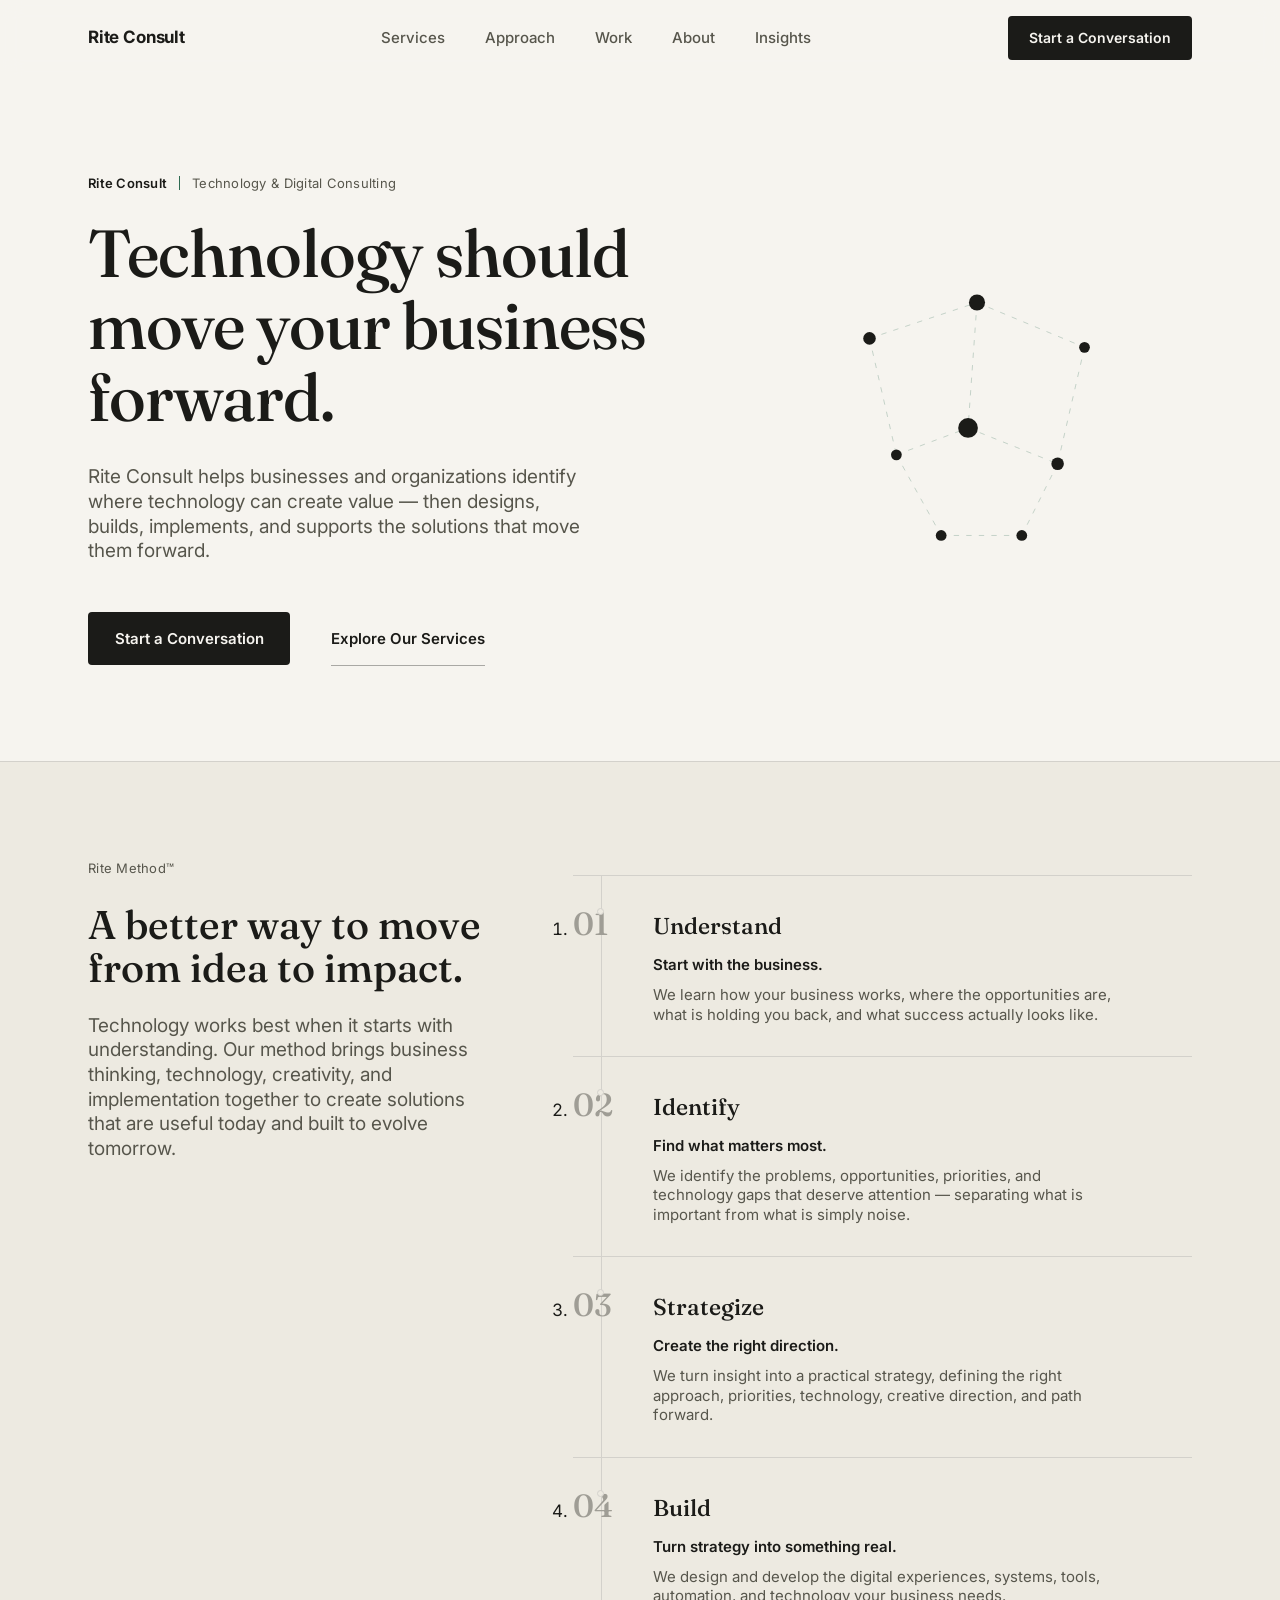
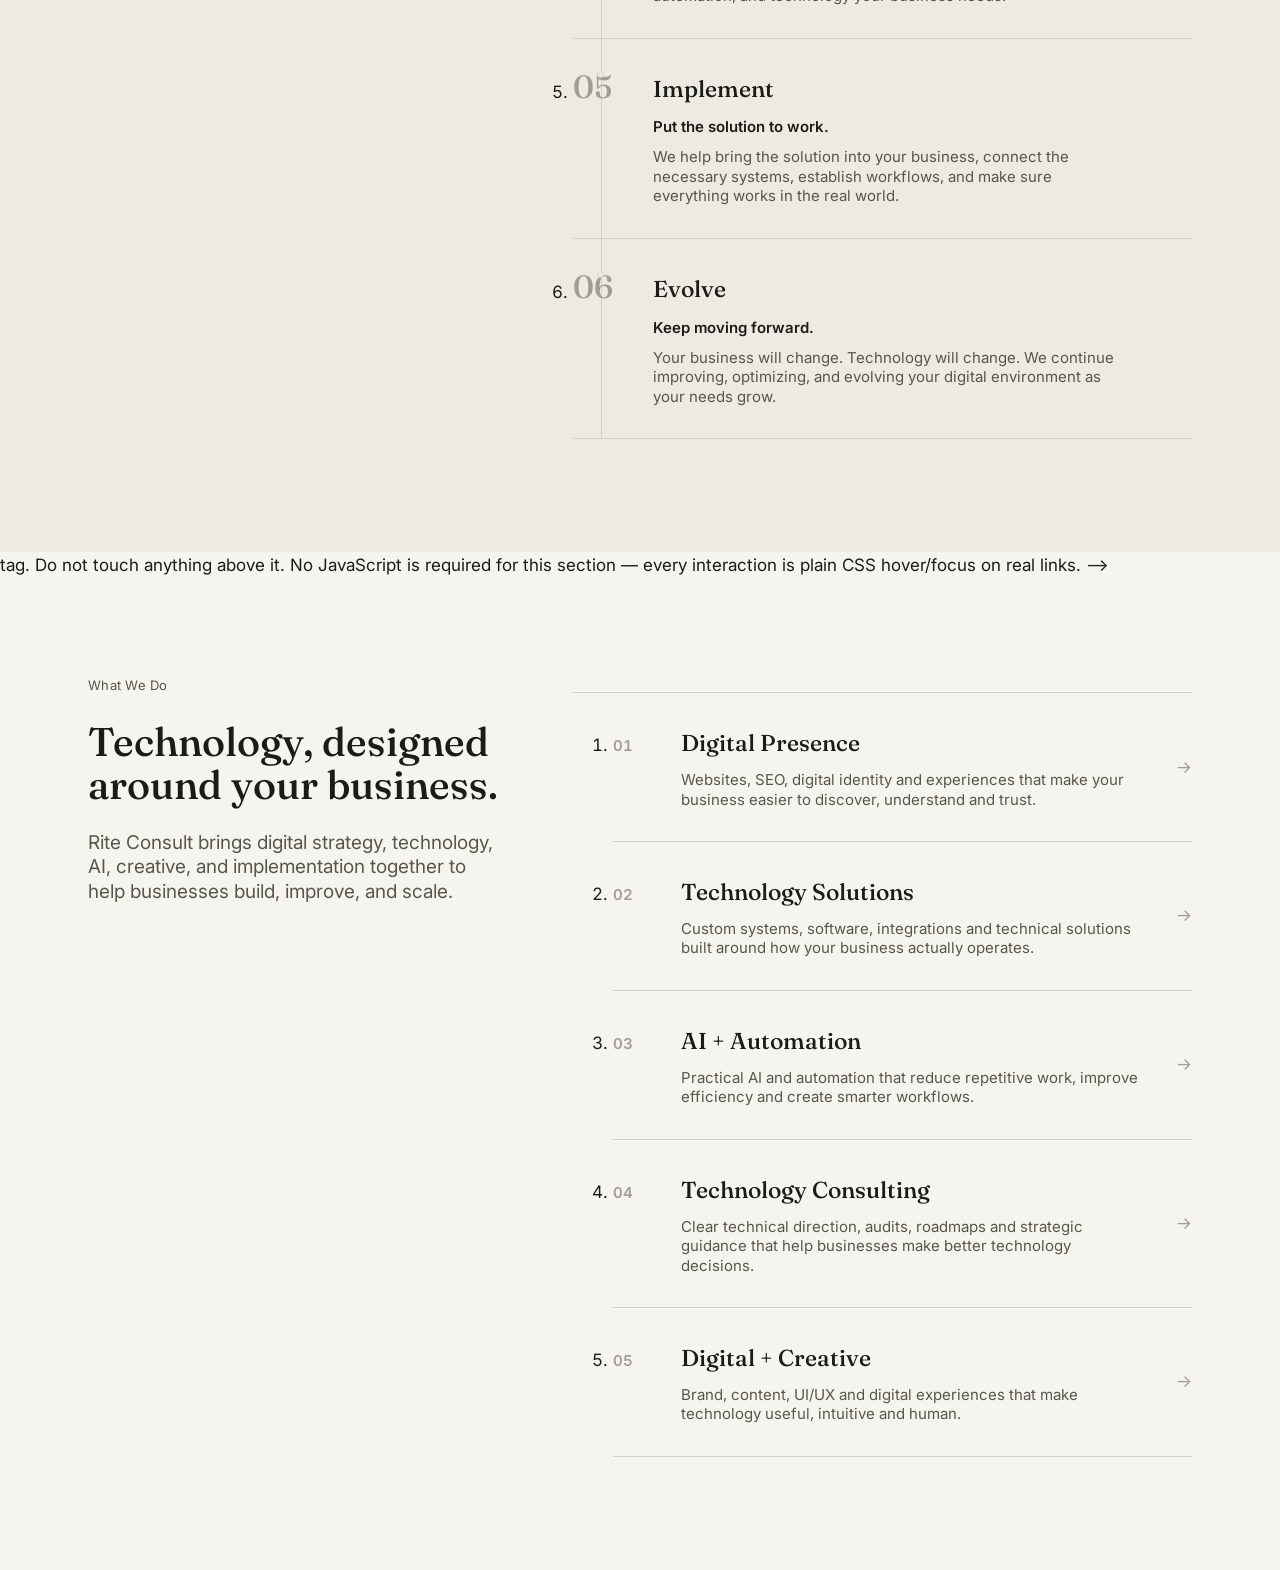
<file: index.html>
<!DOCTYPE html>
<html lang="en">
<head>
  <meta charset="UTF-8">
  <meta name="viewport" content="width=device-width, initial-scale=1.0">
  <title>Rite Consult — Technology & Digital Consulting</title>
  <meta name="description" content="Rite Consult helps businesses and organizations identify where technology can create value — then designs, builds, implements, and supports the solutions that move them forward.">
  <link rel="canonical" href="https://www.riteconsult.com/">

  <!-- Open Graph -->
  <meta property="og:type" content="website">
  <meta property="og:site_name" content="Rite Consult">
  <meta property="og:title" content="Rite Consult — Technology & Digital Consulting">
  <meta property="og:description" content="Your business first. Technology second. Results always.">
  <meta property="og:url" content="https://www.riteconsult.com/">

  <!-- Twitter / X -->
  <meta name="twitter:card" content="summary_large_image">
  <meta name="twitter:title" content="Rite Consult — Technology & Digital Consulting">
  <meta name="twitter:description" content="Your business first. Technology second. Results always.">

  <!-- Fonts: Fraunces (editorial display) + Inter (body/UI), per project design system -->
  <link rel="preconnect" href="https://fonts.googleapis.com">
  <link rel="preconnect" href="https://fonts.gstatic.com" crossorigin>
  <link href="https://fonts.googleapis.com/css2?family=Fraunces:opsz,wght@9..144,400;9..144,500;9..144,600&family=Inter:wght@400;500;600;700&display=swap" rel="stylesheet">

  <link rel="stylesheet" href="style.css">
  <link rel="stylesheet" href="section-03.css">
<link rel="stylesheet" href="section-04.css">
</head>
<body>

  <a class="skip-link" href="#main">Skip to content</a>

  <header class="site-header" id="site-header">
    <div class="site-header__inner container">

      <a class="logo" href="#top">Rite Consult</a>

      <nav class="nav" aria-label="Primary">
        <ul class="nav__list">
          <li><a href="#services">Services</a></li>
          <li><a href="#approach">Approach</a></li>
          <li><a href="#work">Work</a></li>
          <li><a href="#about">About</a></li>
          <li><a href="#insights">Insights</a></li>
        </ul>
      </nav>

      <div class="site-header__actions">
        <a class="button button--primary button--sm nav-cta" href="#contact">Start a Conversation</a>

        <button
          type="button"
          class="menu-toggle"
          id="menu-toggle"
          aria-expanded="false"
          aria-controls="mobile-menu"
          aria-label="Open menu"
        >
          <span class="menu-toggle__bar"></span>
          <span class="menu-toggle__bar"></span>
          <span class="menu-toggle__bar"></span>
        </button>
      </div>

    </div>
  </header>

  <div class="mobile-menu" id="mobile-menu" aria-hidden="true">
    <nav aria-label="Mobile">
      <ul class="mobile-menu__list">
        <li><a href="#services">Services</a></li>
        <li><a href="#approach">Approach</a></li>
        <li><a href="#work">Work</a></li>
        <li><a href="#about">About</a></li>
        <li><a href="#insights">Insights</a></li>
        <li class="mobile-menu__cta"><a class="button button--primary" href="#contact">Start a Conversation</a></li>
      </ul>
    </nav>
  </div>

  <main id="main">

    <section class="hero" id="top">
      <div class="hero__inner container">

        <div class="hero__content">
          <p class="eyebrow">
            <span class="eyebrow__brand">Rite Consult</span>
            <span class="eyebrow__divider" aria-hidden="true"></span>
            <span class="eyebrow__category">Technology &amp; Digital Consulting</span>
          </p>

          <h1 class="hero__headline">Technology should move your business forward.</h1>

          <p class="hero__lede">
            Rite Consult helps businesses and organizations identify where technology can create value —
            then designs, builds, implements, and supports the solutions that move them forward.
          </p>

          <div class="hero__actions">
            <a class="button button--primary" href="#contact">Start a Conversation</a>
            <a class="button button--secondary" href="#services">Explore Our Services</a>
          </div>
        </div>

        <div class="hero__visual" aria-hidden="true">
          <svg class="ecosystem" viewBox="0 0 480 480" xmlns="http://www.w3.org/2000/svg">

            <!-- connecting lines -->
            <g class="ecosystem__lines" fill="none" stroke="var(--color-accent)" stroke-width="1">
              <path class="ecosystem__line" d="M120,150 L240,110" style="--flow-delay:0s" />
              <path class="ecosystem__line" d="M240,110 L360,160" style="--flow-delay:.6s" />
              <path class="ecosystem__line" d="M120,150 L150,280" style="--flow-delay:1.1s" />
              <path class="ecosystem__line" d="M240,110 L230,250" style="--flow-delay:.3s" />
              <path class="ecosystem__line" d="M360,160 L330,290" style="--flow-delay:1.4s" />
              <path class="ecosystem__line" d="M150,280 L230,250" style="--flow-delay:.9s" />
              <path class="ecosystem__line" d="M230,250 L330,290" style="--flow-delay:.2s" />
              <path class="ecosystem__line" d="M150,280 L200,370" style="--flow-delay:1.6s" />
              <path class="ecosystem__line" d="M330,290 L290,370" style="--flow-delay:.5s" />
              <path class="ecosystem__line" d="M200,370 L290,370" style="--flow-delay:1s" />
            </g>

            <!-- nodes -->
            <g class="ecosystem__nodes" fill="var(--color-ink)">
              <circle class="ecosystem__node" cx="120" cy="150" r="7" style="--pulse-delay:0s;--pulse-duration:7s" />
              <circle class="ecosystem__node" cx="240" cy="110" r="9" style="--pulse-delay:.8s;--pulse-duration:8s" />
              <circle class="ecosystem__node" cx="360" cy="160" r="6" style="--pulse-delay:1.6s;--pulse-duration:6.5s" />
              <circle class="ecosystem__node" cx="230" cy="250" r="11" style="--pulse-delay:.4s;--pulse-duration:9s" />
              <circle class="ecosystem__node" cx="150" cy="280" r="6" style="--pulse-delay:1.2s;--pulse-duration:7.5s" />
              <circle class="ecosystem__node" cx="330" cy="290" r="7" style="--pulse-delay:2s;--pulse-duration:8.5s" />
              <circle class="ecosystem__node" cx="200" cy="370" r="6" style="--pulse-delay:.6s;--pulse-duration:7s" />
              <circle class="ecosystem__node" cx="290" cy="370" r="6" style="--pulse-delay:1.8s;--pulse-duration:6s" />
            </g>

          </svg>
        </div>

      </div>
    </section>

  
  <!--
  SECTION 03 — Services ("What We Do")
  Insert this block into index.html immediately AFTER the closing </section>
  of the Problem Advisor (id="problem"), and BEFORE the closing 
<!--
  SECTION 04 — Rite Method™
  Insert this block into index.html immediately AFTER the closing </section>
  of Services (id="services"), and BEFORE the closing </main> tag.
  Do not touch anything above it. No JavaScript is required — every
  interaction here is plain CSS hover/focus-within.
-->

<section class="method" id="method" aria-labelledby="method-heading">
  <div class="container method__inner">

    <div class="method__intro">
      <p class="eyebrow">Rite Method&#8482;</p>
      <h2 id="method-heading" class="method__heading">A better way to move from idea to impact.</h2>
      <p class="method__lede">
        Technology works best when it starts with understanding. Our method brings business
        thinking, technology, creativity, and implementation together to create solutions that
        are useful today and built to evolve tomorrow.
      </p>
    </div>

    <ol class="method__list">

      <li class="method__stage">
        <div class="method__stage-inner">
          <span class="method__number" aria-hidden="true">01</span>
          <div class="method__content">
            <h3 class="method__title">Understand</h3>
            <p class="method__hook">Start with the business.</p>
            <p class="method__desc">We learn how your business works, where the opportunities are, what is holding you back, and what success actually looks like.</p>
          </div>
          <span class="method__arrow" aria-hidden="true">&#8594;</span>
        </div>
      </li>

      <li class="method__stage">
        <div class="method__stage-inner">
          <span class="method__number" aria-hidden="true">02</span>
          <div class="method__content">
            <h3 class="method__title">Identify</h3>
            <p class="method__hook">Find what matters most.</p>
            <p class="method__desc">We identify the problems, opportunities, priorities, and technology gaps that deserve attention — separating what is important from what is simply noise.</p>
          </div>
          <span class="method__arrow" aria-hidden="true">&#8594;</span>
        </div>
      </li>

      <li class="method__stage">
        <div class="method__stage-inner">
          <span class="method__number" aria-hidden="true">03</span>
          <div class="method__content">
            <h3 class="method__title">Strategize</h3>
            <p class="method__hook">Create the right direction.</p>
            <p class="method__desc">We turn insight into a practical strategy, defining the right approach, priorities, technology, creative direction, and path forward.</p>
          </div>
          <span class="method__arrow" aria-hidden="true">&#8594;</span>
        </div>
      </li>

      <li class="method__stage">
        <div class="method__stage-inner">
          <span class="method__number" aria-hidden="true">04</span>
          <div class="method__content">
            <h3 class="method__title">Build</h3>
            <p class="method__hook">Turn strategy into something real.</p>
            <p class="method__desc">We design and develop the digital experiences, systems, tools, automation, and technology your business needs.</p>
          </div>
          <span class="method__arrow" aria-hidden="true">&#8594;</span>
        </div>
      </li>

      <li class="method__stage">
        <div class="method__stage-inner">
          <span class="method__number" aria-hidden="true">05</span>
          <div class="method__content">
            <h3 class="method__title">Implement</h3>
            <p class="method__hook">Put the solution to work.</p>
            <p class="method__desc">We help bring the solution into your business, connect the necessary systems, establish workflows, and make sure everything works in the real world.</p>
          </div>
          <span class="method__arrow" aria-hidden="true">&#8594;</span>
        </div>
      </li>

      <li class="method__stage">
        <div class="method__stage-inner">
          <span class="method__number" aria-hidden="true">06</span>
          <div class="method__content">
            <h3 class="method__title">Evolve</h3>
            <p class="method__hook">Keep moving forward.</p>
            <p class="method__desc">Your business will change. Technology will change. We continue improving, optimizing, and evolving your digital environment as your needs grow.</p>
          </div>
          <span class="method__arrow" aria-hidden="true">&#8594;</span>
        </div>
      </li>

    </ol>

  </div>
</section>
</main> tag.
  Do not touch anything above it. No JavaScript is required for this section
  — every interaction is plain CSS hover/focus on real links.
-->

<section class="services" id="services" aria-labelledby="services-heading">
  <div class="container services__inner">

    <div class="services__intro">
      <p class="eyebrow">What We Do</p>
      <h2 id="services-heading" class="services__heading">Technology, designed around your business.</h2>
      <p class="services__lede">
        Rite Consult brings digital strategy, technology, AI, creative, and implementation together
        to help businesses build, improve, and scale.
      </p>
    </div>

    <ol class="services__list">

      <li class="services__item">
        <a class="services__row" href="#contact">
          <span class="services__index" aria-hidden="true">01</span>
          <span class="services__body">
            <h3 class="services__name">Digital Presence</h3>
            <p class="services__desc">Websites, SEO, digital identity and experiences that make your business easier to discover, understand and trust.</p>
          </span>
          <span class="services__arrow" aria-hidden="true">&#8594;</span>
        </a>
      </li>

      <li class="services__item">
        <a class="services__row" href="#contact">
          <span class="services__index" aria-hidden="true">02</span>
          <span class="services__body">
            <h3 class="services__name">Technology Solutions</h3>
            <p class="services__desc">Custom systems, software, integrations and technical solutions built around how your business actually operates.</p>
          </span>
          <span class="services__arrow" aria-hidden="true">&#8594;</span>
        </a>
      </li>

      <li class="services__item">
        <a class="services__row" href="#contact">
          <span class="services__index" aria-hidden="true">03</span>
          <span class="services__body">
            <h3 class="services__name">AI + Automation</h3>
            <p class="services__desc">Practical AI and automation that reduce repetitive work, improve efficiency and create smarter workflows.</p>
          </span>
          <span class="services__arrow" aria-hidden="true">&#8594;</span>
        </a>
      </li>

      <li class="services__item">
        <a class="services__row" href="#contact">
          <span class="services__index" aria-hidden="true">04</span>
          <span class="services__body">
            <h3 class="services__name">Technology Consulting</h3>
            <p class="services__desc">Clear technical direction, audits, roadmaps and strategic guidance that help businesses make better technology decisions.</p>
          </span>
          <span class="services__arrow" aria-hidden="true">&#8594;</span>
        </a>
      </li>

      <li class="services__item">
        <a class="services__row" href="#contact">
          <span class="services__index" aria-hidden="true">05</span>
          <span class="services__body">
            <h3 class="services__name">Digital + Creative</h3>
            <p class="services__desc">Brand, content, UI/UX and digital experiences that make technology useful, intuitive and human.</p>
          </span>
          <span class="services__arrow" aria-hidden="true">&#8594;</span>
        </a>
      </li>

    </ol>

  </div>
</section>
</main>

  <script src="script.js"></script>
</body>
</html>
</file>
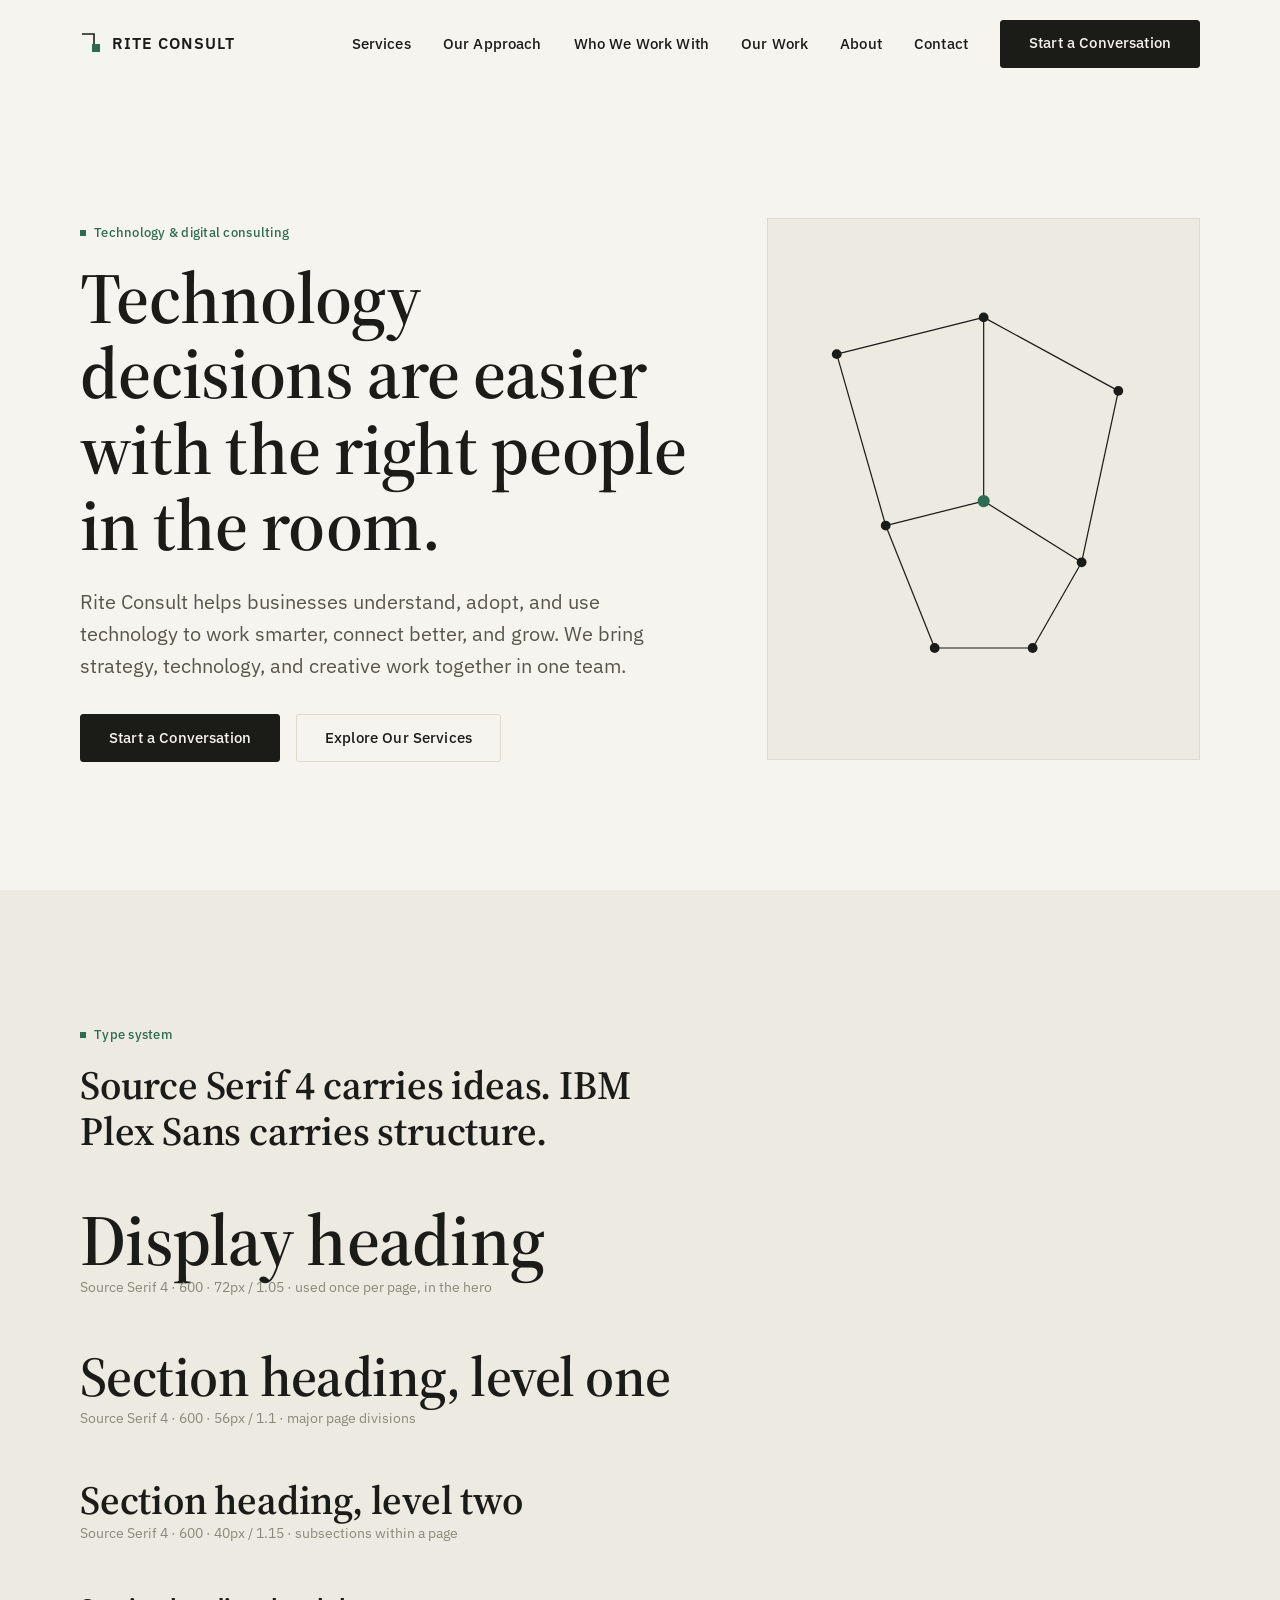
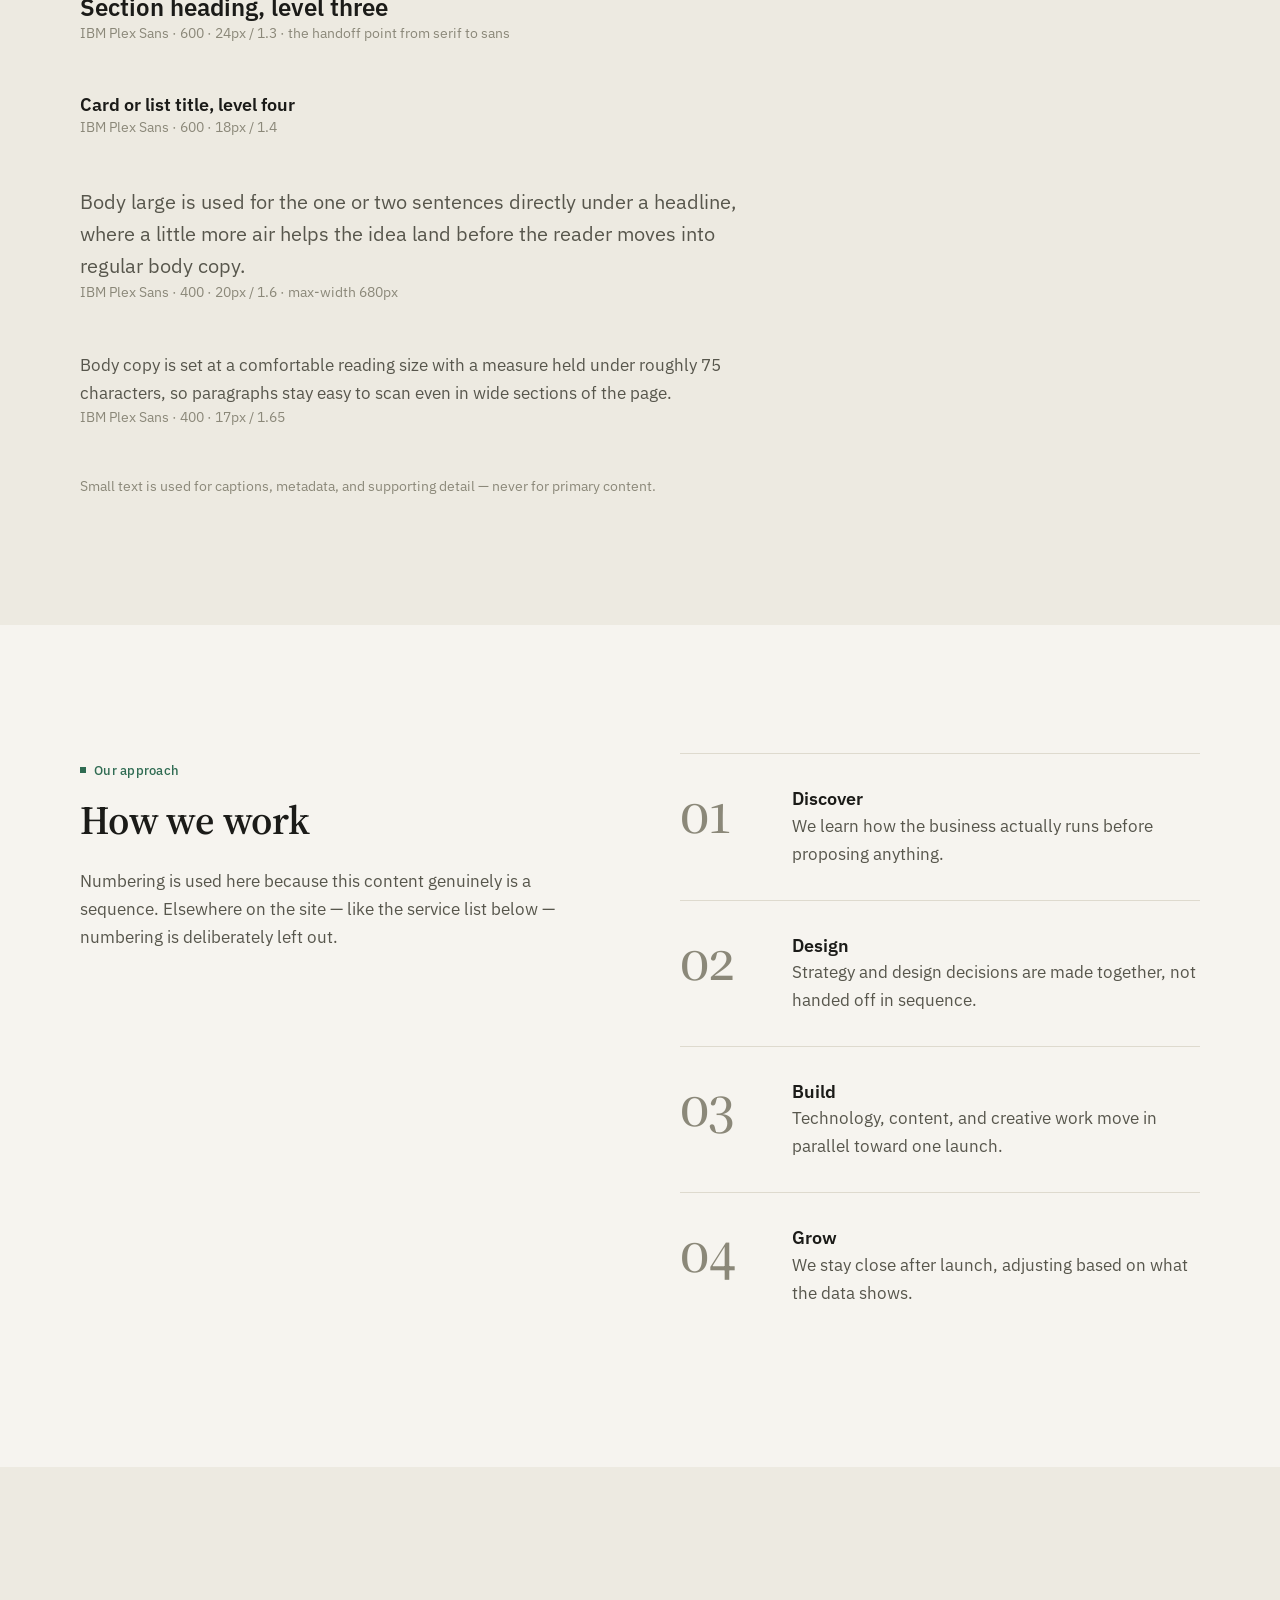
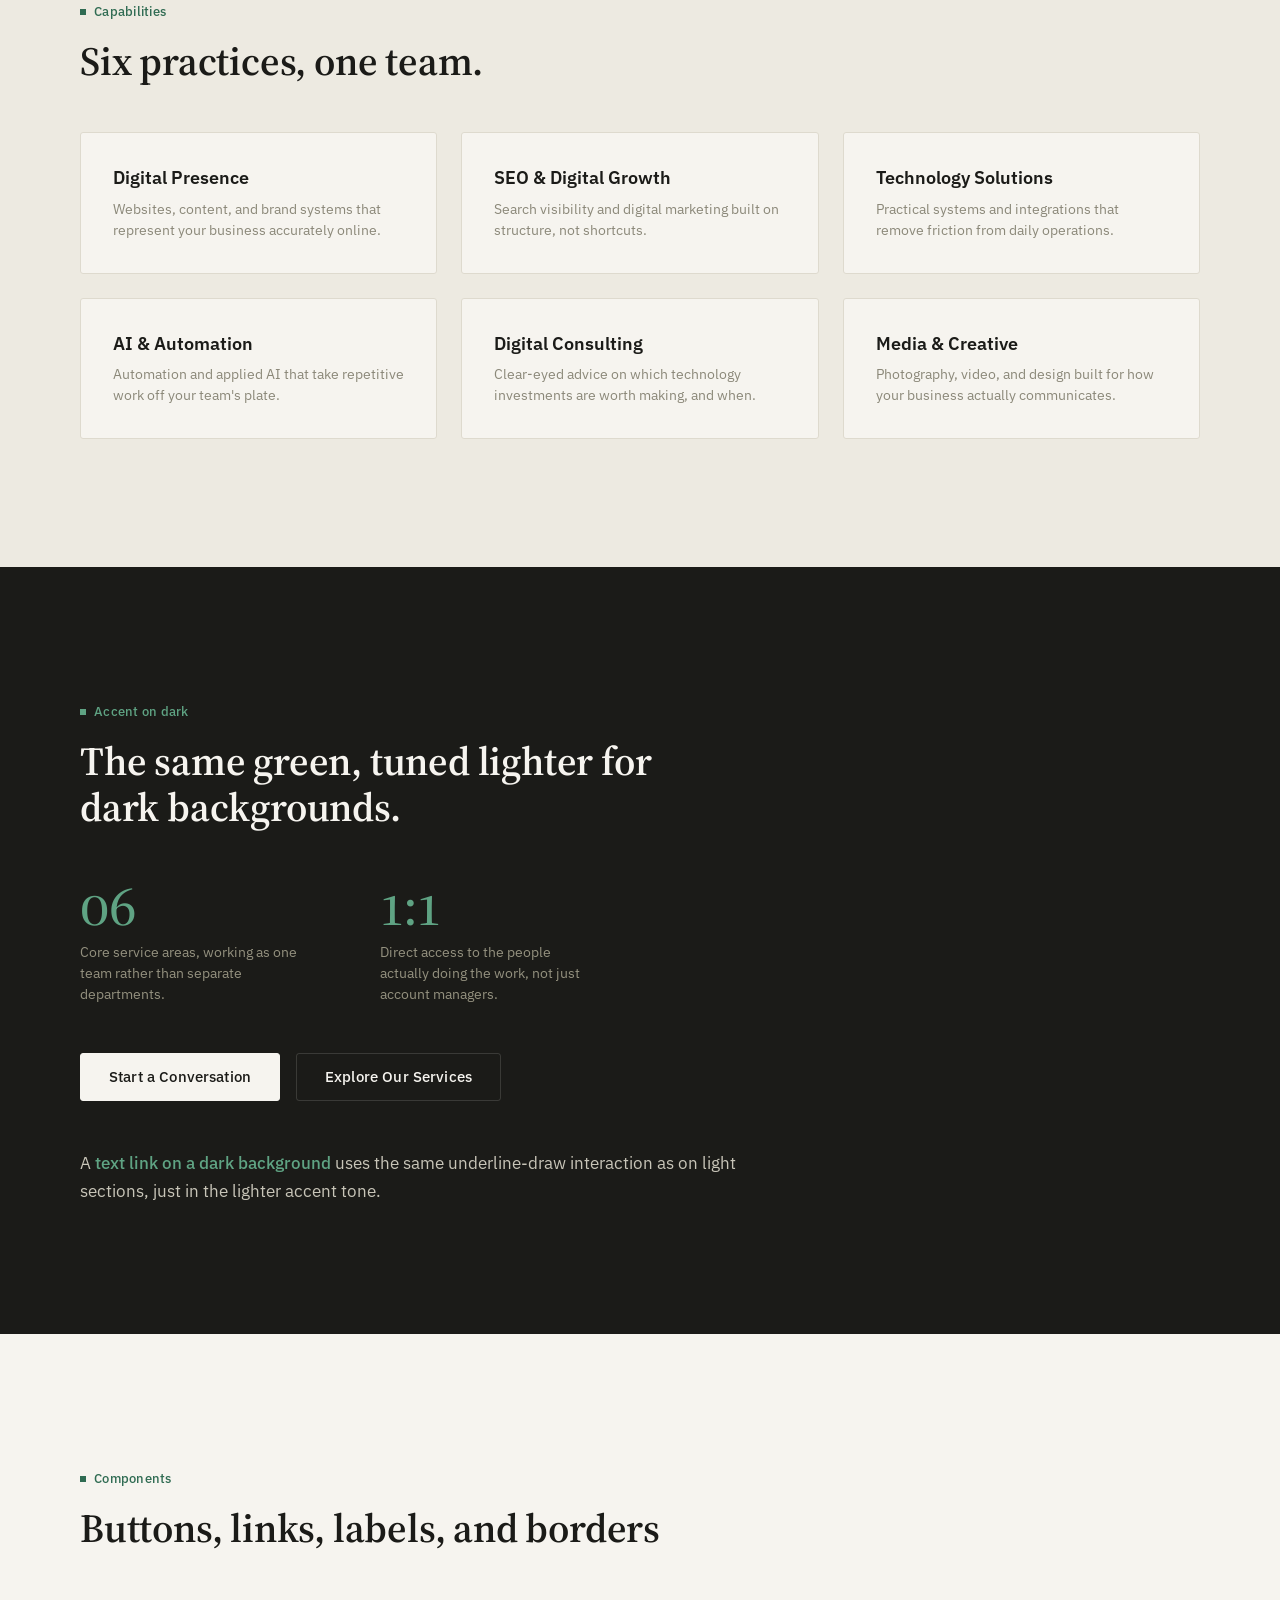
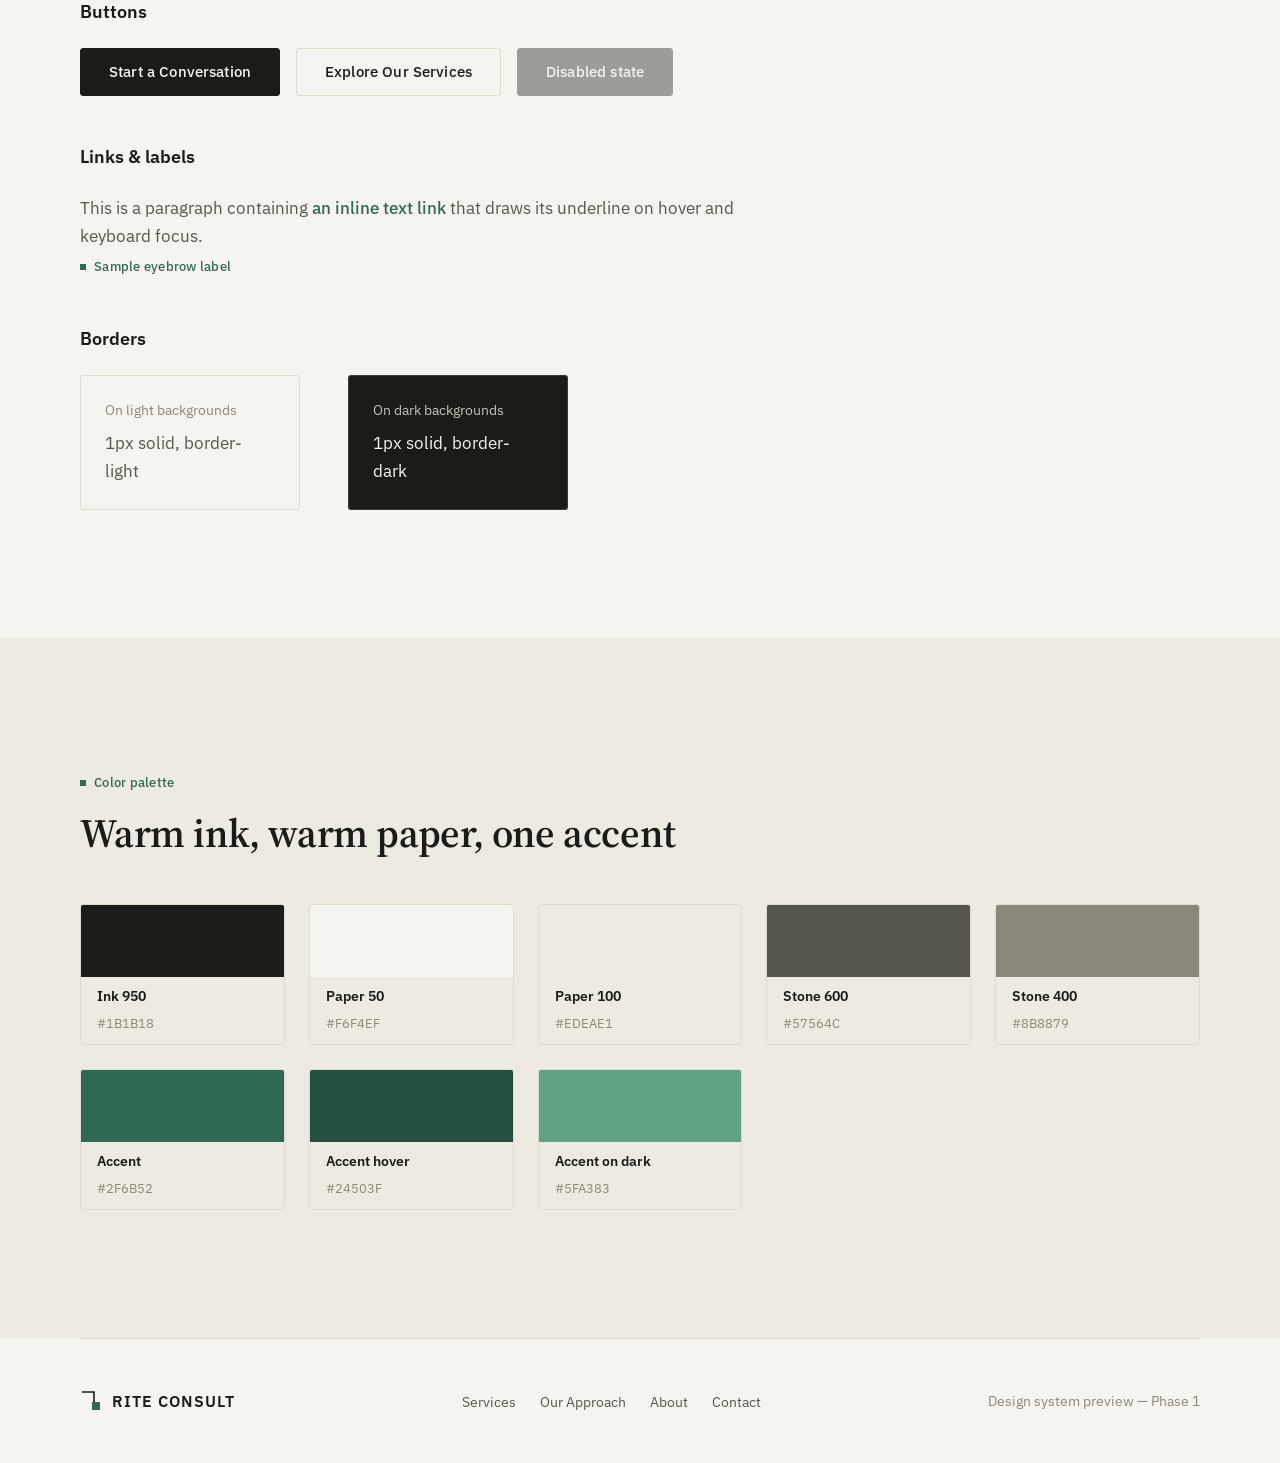
<file: design-system-preview.html>
<!DOCTYPE html>
<html lang="en">
<head>
<meta charset="UTF-8">
<meta name="viewport" content="width=device-width, initial-scale=1.0">
<title>Rite Consult — Design System Preview</title>
<link rel="preconnect" href="https://fonts.googleapis.com">
<link rel="preconnect" href="https://fonts.gstatic.com" crossorigin>
<link href="https://fonts.googleapis.com/css2?family=Source+Serif+4:opsz,wght@8..60,400;8..60,500;8..60,600;8..60,700&family=IBM+Plex+Sans:wght@400;500;600&display=swap" rel="stylesheet">
<style>

  /* ============ TOKENS ============ */
  :root {
    --ink-950: #1B1B18;
    --ink-800: #33322C;
    --paper-50: #F6F4EF;
    --paper-100: #EDEAE1;
    --stone-600: #57564C;
    --stone-400: #8B8879;
    --stone-300d: #C8C5B8;
    --stone-500d: #94917F;
    --border-light: #DEDACE;
    --border-dark: rgba(246,244,239,0.14);
    --accent: #2F6B52;
    --accent-hover: #24503F;
    --accent-dark: #5FA383;
    --accent-dark-hover: #79B89B;

    --font-serif: 'Source Serif 4', Georgia, 'Times New Roman', serif;
    --font-sans: 'IBM Plex Sans', -apple-system, BlinkMacSystemFont, 'Segoe UI', sans-serif;

    --sp-xs: 4px; --sp-sm: 8px; --sp-md: 16px; --sp-lg: 24px;
    --sp-xl: 32px; --sp-2xl: 48px; --sp-3xl: 80px;

    --section-space: 128px;
    --container-pad: 80px;
    --measure: 680px;
    --max-width: 1280px;

    --radius: 3px;
    --shadow-elevate: 0 4px 16px rgba(27,27,24,0.08);

    --ease: cubic-bezier(0.4,0,0.2,1);
    --dur-fast: 120ms;
    --dur-base: 200ms;
    --dur-slow: 400ms;
  }

  @media (max-width: 1023px) {
    :root { --section-space: 96px; --container-pad: 48px; }
  }
  @media (max-width: 639px) {
    :root { --section-space: 64px; --container-pad: 24px; }
  }

  /* ============ RESET / BASE ============ */
  * { box-sizing: border-box; }
  html { scroll-behavior: smooth; }
  @media (prefers-reduced-motion: reduce) {
    html { scroll-behavior: auto; }
    *, *::before, *::after {
      animation-duration: 0.001ms !important;
      animation-iteration-count: 1 !important;
      transition-duration: 0.001ms !important;
      scroll-behavior: auto !important;
    }
  }

  body {
    margin: 0;
    background: var(--paper-50);
    color: var(--ink-950);
    font-family: var(--font-sans);
    font-size: 17px;
    line-height: 1.65;
    -webkit-font-smoothing: antialiased;
  }

  img, svg { display: block; max-width: 100%; }

  a { color: inherit; text-decoration: none; }

  h1, h2, h3, h4, p { margin: 0; }

  .container {
    max-width: var(--max-width);
    margin: 0 auto;
    padding-left: var(--container-pad);
    padding-right: var(--container-pad);
  }

  .section { padding-top: var(--section-space); padding-bottom: var(--section-space); }
  .section-light { background: var(--paper-50); }
  .section-alt { background: var(--paper-100); }
  .section-dark { background: var(--ink-950); color: var(--paper-50); }

  :focus-visible {
    outline: 2px solid var(--accent);
    outline-offset: 2px;
    border-radius: 1px;
  }
  .section-dark :focus-visible { outline-color: var(--accent-dark); }

  /* ============ EYEBROW / LABEL ============ */
  .eyebrow {
    font-family: var(--font-sans);
    font-weight: 500;
    font-size: 13px;
    letter-spacing: 0.02em;
    color: var(--accent);
    display: inline-flex;
    align-items: center;
    gap: 8px;
    margin-bottom: var(--sp-md);
  }
  .eyebrow::before {
    content: "";
    width: 6px;
    height: 6px;
    background: var(--accent);
    display: inline-block;
    flex: none;
  }
  .section-dark .eyebrow { color: var(--accent-dark); }
  .section-dark .eyebrow::before { background: var(--accent-dark); }

  /* ============ TYPE SCALE ============ */
  .display {
    font-family: var(--font-serif);
    font-weight: 600;
    font-size: 72px;
    line-height: 1.05;
    letter-spacing: -0.01em;
  }
  .h1 {
    font-family: var(--font-serif);
    font-weight: 600;
    font-size: 56px;
    line-height: 1.1;
    letter-spacing: -0.01em;
  }
  .h2 {
    font-family: var(--font-serif);
    font-weight: 600;
    font-size: 40px;
    line-height: 1.15;
    letter-spacing: -0.005em;
  }
  .h3 {
    font-family: var(--font-sans);
    font-weight: 600;
    font-size: 24px;
    line-height: 1.3;
  }
  .h4 {
    font-family: var(--font-sans);
    font-weight: 600;
    font-size: 18px;
    line-height: 1.4;
  }
  .body-large {
    font-family: var(--font-sans);
    font-weight: 400;
    font-size: 20px;
    line-height: 1.6;
    color: var(--stone-600);
    max-width: var(--measure);
  }
  .body {
    font-family: var(--font-sans);
    font-weight: 400;
    font-size: 17px;
    line-height: 1.65;
    color: var(--stone-600);
    max-width: var(--measure);
  }
  .small {
    font-family: var(--font-sans);
    font-weight: 400;
    font-size: 14px;
    line-height: 1.5;
    color: var(--stone-400);
  }
  .section-dark .body-large,
  .section-dark .body { color: var(--stone-300d); }
  .section-dark .small { color: var(--stone-500d); }

  .number {
    font-family: var(--font-serif);
    font-weight: 500;
    font-size: 56px;
    line-height: 1;
    font-variant-numeric: oldstyle-nums proportional-nums;
  }

  @media (max-width: 639px) {
    .display { font-size: 40px; }
    .h1 { font-size: 34px; }
    .h2 { font-size: 28px; }
    .h3 { font-size: 20px; }
    .body-large { font-size: 18px; }
    .number { font-size: 40px; }
  }

  /* ============ LINKS ============ */
  .text-link {
    color: var(--accent);
    font-weight: 500;
    background-image: linear-gradient(var(--accent), var(--accent));
    background-repeat: no-repeat;
    background-position: 0 100%;
    background-size: 0% 1px;
    transition: background-size var(--dur-base) var(--ease);
    padding-bottom: 2px;
  }
  .text-link:hover, .text-link:focus-visible { background-size: 100% 1px; }
  .section-dark .text-link { color: var(--accent-dark); }
  .section-dark .text-link { background-image: linear-gradient(var(--accent-dark), var(--accent-dark)); }

  /* ============ BUTTONS ============ */
  .btn {
    display: inline-flex;
    align-items: center;
    justify-content: center;
    height: 48px;
    padding: 0 28px;
    font-family: var(--font-sans);
    font-weight: 500;
    font-size: 15px;
    letter-spacing: 0.01em;
    border-radius: var(--radius);
    border: 1px solid transparent;
    cursor: pointer;
    transition: background-color var(--dur-base) var(--ease),
                border-color var(--dur-base) var(--ease),
                color var(--dur-base) var(--ease);
  }
  .btn-primary {
    background: var(--ink-950);
    border-color: var(--ink-950);
    color: var(--paper-50);
  }
  .btn-primary:hover { background: var(--accent); border-color: var(--accent); }
  .section-dark .btn-primary {
    background: var(--paper-50);
    border-color: var(--paper-50);
    color: var(--ink-950);
  }
  .section-dark .btn-primary:hover {
    background: var(--accent-dark);
    border-color: var(--accent-dark);
    color: var(--ink-950);
  }
  .btn-secondary {
    background: transparent;
    border: 1.5px solid var(--border-light);
    color: var(--ink-950);
  }
  .btn-secondary:hover { border-color: var(--accent); color: var(--accent); }
  .section-dark .btn-secondary {
    border-color: var(--border-dark);
    color: var(--paper-50);
  }
  .section-dark .btn-secondary:hover { border-color: var(--accent-dark); color: var(--accent-dark); }
  .btn-disabled { opacity: 0.4; pointer-events: none; }

  /* ============ HEADER / NAV ============ */
  .site-header {
    position: sticky;
    top: 0;
    z-index: 50;
    height: 88px;
    display: flex;
    align-items: center;
    background: transparent;
    border-bottom: 1px solid transparent;
    transition: background-color var(--dur-base) var(--ease), border-color var(--dur-base) var(--ease);
  }
  .site-header.is-scrolled {
    background: rgba(246,244,239,0.92);
    -webkit-backdrop-filter: saturate(120%) blur(6px);
    backdrop-filter: saturate(120%) blur(6px);
    border-bottom: 1px solid var(--border-light);
  }
  .nav-row {
    width: 100%;
    display: flex;
    align-items: center;
    justify-content: space-between;
    gap: var(--sp-xl);
  }
  .logo {
    display: inline-flex;
    align-items: center;
    gap: 10px;
    font-family: var(--font-sans);
    font-weight: 600;
    font-size: 16px;
    letter-spacing: 0.06em;
    text-transform: uppercase;
    color: var(--ink-950);
  }
  .logo-mark { width: 22px; height: 22px; flex: none; }
  .nav-links {
    display: flex;
    align-items: center;
    gap: var(--sp-xl);
    list-style: none;
    margin: 0;
    padding: 0;
  }
  .nav-links a {
    font-family: var(--font-sans);
    font-weight: 500;
    font-size: 15px;
    letter-spacing: 0.01em;
    color: var(--ink-950);
    position: relative;
    padding-bottom: 4px;
  }
  .nav-links a::after {
    content: "";
    position: absolute;
    left: 0; bottom: 0;
    width: 0%;
    height: 2px;
    background: var(--accent);
    transition: width var(--dur-base) var(--ease);
  }
  .nav-links a:hover::after, .nav-links a:focus-visible::after { width: 100%; }
  .nav-primary { display: flex; align-items: center; gap: var(--sp-xl); }

  .menu-toggle {
    display: none;
    background: none;
    border: none;
    padding: 8px;
    cursor: pointer;
  }
  .menu-toggle svg { width: 24px; height: 24px; }

  .mobile-panel {
    position: fixed;
    inset: 0;
    background: var(--paper-50);
    z-index: 60;
    display: flex;
    flex-direction: column;
    padding: var(--container-pad);
    transform: translateX(100%);
    transition: transform var(--dur-slow) var(--ease);
  }
  .mobile-panel.is-open { transform: translateX(0); }
  .mobile-panel-top { display: flex; justify-content: space-between; align-items: center; margin-bottom: var(--sp-3xl); }
  .mobile-links { list-style: none; margin: 0; padding: 0; display: flex; flex-direction: column; gap: var(--sp-lg); flex: 1; }
  .mobile-links a {
    font-family: var(--font-serif);
    font-size: 28px;
    font-weight: 600;
    color: var(--ink-950);
  }
  .mobile-cta { margin-top: auto; }

  @media (max-width: 1023px) {
    .nav-primary { display: none; }
    .menu-toggle { display: inline-flex; }
  }

  /* ============ HERO ============ */
  .hero-grid {
    display: grid;
    grid-template-columns: 7fr 5fr;
    gap: var(--sp-3xl);
    align-items: center;
  }
  .hero-copy .display { margin-bottom: var(--sp-lg); }
  .hero-copy .body-large { margin-bottom: var(--sp-xl); }
  .hero-actions { display: flex; gap: var(--sp-md); flex-wrap: wrap; }

  .hero-visual {
    border: 1px solid var(--border-light);
    background: var(--paper-100);
    aspect-ratio: 4 / 5;
    padding: var(--sp-xl);
  }

  @media (max-width: 1023px) {
    .hero-grid { grid-template-columns: 1fr; }
    .hero-visual { order: -1; aspect-ratio: 16/9; }
  }

  .reveal { opacity: 0; transform: translateY(8px); animation: fadeUp var(--dur-slow) var(--ease) forwards; }
  .reveal-1 { animation-delay: 0ms; }
  .reveal-2 { animation-delay: 90ms; }
  .reveal-3 { animation-delay: 180ms; }
  .reveal-4 { animation-delay: 270ms; }
  @keyframes fadeUp { to { opacity: 1; transform: translateY(0); } }
  @media (prefers-reduced-motion: reduce) {
    .reveal { opacity: 1; transform: none; animation: none; }
  }

  /* ============ GRID / COLUMN DEMOS ============ */
  .two-col {
    display: grid;
    grid-template-columns: minmax(0,1fr) minmax(0,1fr);
    gap: var(--sp-3xl);
  }
  @media (max-width: 1023px) {
    .two-col { grid-template-columns: 1fr; gap: var(--sp-2xl); }
  }

  /* ============ APPROACH (numbered sequence, no cards) ============ */
  .approach-list { border-top: 1px solid var(--border-light); }
  .approach-item {
    display: grid;
    grid-template-columns: 80px 1fr;
    gap: var(--sp-xl);
    padding: var(--sp-xl) 0;
    border-bottom: 1px solid var(--border-light);
  }
  .approach-item .number { color: var(--stone-400); }
  @media (max-width: 639px) {
    .approach-item { grid-template-columns: 48px 1fr; gap: var(--sp-md); }
    .approach-item .number { font-size: 28px; }
  }

  /* ============ CARDS ============ */
  .card-grid {
    display: grid;
    grid-template-columns: repeat(3, 1fr);
    gap: var(--sp-lg);
  }
  @media (max-width: 1023px) { .card-grid { grid-template-columns: repeat(2, 1fr); } }
  @media (max-width: 639px) { .card-grid { grid-template-columns: 1fr; } }

  .card {
    border: 1px solid var(--border-light);
    border-radius: var(--radius);
    padding: var(--sp-xl);
    background: var(--paper-50);
    transition: border-color var(--dur-base) var(--ease);
  }
  .card:hover { border-color: var(--ink-950); }
  .card .h4 { margin-bottom: var(--sp-sm); }

  /* ============ STATS ROW (dark) ============ */
  .stat-row { display: flex; gap: var(--sp-3xl); flex-wrap: wrap; }
  .stat .number { color: var(--accent-dark); margin-bottom: var(--sp-sm); }
  .stat .small { max-width: 220px; }

  /* ============ SWATCHES ============ */
  .swatch-grid {
    display: grid;
    grid-template-columns: repeat(auto-fit, minmax(190px, 1fr));
    gap: var(--sp-lg);
  }
  .swatch {
    border: 1px solid var(--border-light);
    border-radius: var(--radius);
    overflow: hidden;
  }
  .swatch-fill { height: 72px; }
  .swatch-label { padding: var(--sp-sm) var(--sp-md); font-family: var(--font-sans); }
  .swatch-label .name { font-weight: 600; font-size: 14px; display: block; }
  .swatch-label .hex { font-size: 13px; color: var(--stone-400); }

  /* ============ BORDER DEMO ============ */
  .border-demo { display: flex; gap: var(--sp-2xl); flex-wrap: wrap; }
  .border-sample {
    width: 220px;
    padding: var(--sp-lg);
    border: 1px solid var(--border-light);
    border-radius: var(--radius);
  }
  .border-sample.dark {
    background: var(--ink-950);
    border-color: var(--border-dark);
    color: var(--paper-50);
  }

  /* ============ FOOTER ============ */
  .site-footer {
    border-top: 1px solid var(--border-light);
    padding-top: var(--sp-2xl);
    padding-bottom: var(--sp-2xl);
    display: flex;
    justify-content: space-between;
    align-items: center;
    flex-wrap: wrap;
    gap: var(--sp-lg);
  }
  .footer-links { display: flex; gap: var(--sp-lg); list-style: none; margin: 0; padding: 0; flex-wrap: wrap; }
  .footer-links a { font-size: 14px; color: var(--stone-600); }
  .footer-links a:hover { color: var(--accent); }

  .stack { display: flex; flex-direction: column; gap: var(--sp-2xl); }
  .stack-sm { display: flex; flex-direction: column; gap: var(--sp-md); }
  .mb-lg { margin-bottom: var(--sp-lg); }
  .mb-xl { margin-bottom: var(--sp-xl); }
  .mb-2xl { margin-bottom: var(--sp-2xl); }

</style>
</head>
<body>

  <!-- ============ HEADER ============ -->
  <header class="site-header" id="siteHeader">
    <div class="container nav-row">
      <a href="#top" class="logo">
        <svg class="logo-mark" viewBox="0 0 22 22" fill="none" xmlns="http://www.w3.org/2000/svg">
          <path d="M2 2H14V14" stroke="#1B1B18" stroke-width="1.6"/>
          <rect x="12" y="12" width="8" height="8" fill="#2F6B52"/>
        </svg>
        Rite Consult
      </a>
      <nav class="nav-primary" aria-label="Primary">
        <ul class="nav-links">
          <li><a href="#capabilities">Services</a></li>
          <li><a href="#approach">Our Approach</a></li>
          <li><a href="#who">Who We Work With</a></li>
          <li><a href="#work">Our Work</a></li>
          <li><a href="#about">About</a></li>
          <li><a href="#contact">Contact</a></li>
        </ul>
        <a href="#contact" class="btn btn-primary">Start a Conversation</a>
      </nav>
      <button class="menu-toggle" id="menuToggle" aria-label="Open menu" aria-expanded="false" aria-controls="mobilePanel">
        <svg viewBox="0 0 24 24" fill="none" stroke="#1B1B18" stroke-width="1.6" stroke-linecap="round">
          <line x1="3" y1="7" x2="21" y2="7"/>
          <line x1="3" y1="17" x2="21" y2="17"/>
        </svg>
      </button>
    </div>
  </header>

  <!-- ============ MOBILE PANEL ============ -->
  <div class="mobile-panel" id="mobilePanel" aria-hidden="true">
    <div class="mobile-panel-top">
      <a href="#top" class="logo">
        <svg class="logo-mark" viewBox="0 0 22 22" fill="none" xmlns="http://www.w3.org/2000/svg">
          <path d="M2 2H14V14" stroke="#1B1B18" stroke-width="1.6"/>
          <rect x="12" y="12" width="8" height="8" fill="#2F6B52"/>
        </svg>
        Rite Consult
      </a>
      <button class="menu-toggle" id="menuClose" aria-label="Close menu">
        <svg viewBox="0 0 24 24" fill="none" stroke="#1B1B18" stroke-width="1.6" stroke-linecap="round">
          <line x1="5" y1="5" x2="19" y2="19"/>
          <line x1="19" y1="5" x2="5" y2="19"/>
        </svg>
      </button>
    </div>
    <ul class="mobile-links">
      <li><a href="#capabilities">Services</a></li>
      <li><a href="#approach">Our Approach</a></li>
      <li><a href="#who">Who We Work With</a></li>
      <li><a href="#work">Our Work</a></li>
      <li><a href="#about">About</a></li>
      <li><a href="#contact">Contact</a></li>
    </ul>
    <a href="#contact" class="btn btn-primary mobile-cta">Start a Conversation</a>
  </div>

  <main id="top">

    <!-- ============ HERO ============ -->
    <section class="section section-light">
      <div class="container hero-grid">
        <div class="hero-copy">
          <div class="eyebrow reveal reveal-1">Technology &amp; digital consulting</div>
          <h1 class="display reveal reveal-2">Technology decisions are easier with the right people in the room.</h1>
          <p class="body-large reveal reveal-3">Rite Consult helps businesses understand, adopt, and use technology to work smarter, connect better, and grow. We bring strategy, technology, and creative work together in one team.</p>
          <div class="hero-actions reveal reveal-4">
            <a href="#contact" class="btn btn-primary">Start a Conversation</a>
            <a href="#capabilities" class="btn btn-secondary">Explore Our Services</a>
          </div>
        </div>
        <div class="hero-visual" aria-hidden="true">
          <svg viewBox="0 0 300 340" width="100%" height="100%" fill="none">
            <line x1="30" y1="60" x2="150" y2="30" stroke="#1B1B18" stroke-width="1"/>
            <line x1="150" y1="30" x2="260" y2="90" stroke="#1B1B18" stroke-width="1"/>
            <line x1="30" y1="60" x2="70" y2="200" stroke="#1B1B18" stroke-width="1"/>
            <line x1="150" y1="30" x2="150" y2="180" stroke="#1B1B18" stroke-width="1"/>
            <line x1="260" y1="90" x2="230" y2="230" stroke="#1B1B18" stroke-width="1"/>
            <line x1="70" y1="200" x2="150" y2="180" stroke="#1B1B18" stroke-width="1"/>
            <line x1="150" y1="180" x2="230" y2="230" stroke="#1B1B18" stroke-width="1"/>
            <line x1="70" y1="200" x2="110" y2="300" stroke="#1B1B18" stroke-width="1"/>
            <line x1="230" y1="230" x2="190" y2="300" stroke="#1B1B18" stroke-width="1"/>
            <line x1="110" y1="300" x2="190" y2="300" stroke="#1B1B18" stroke-width="1"/>
            <circle cx="30" cy="60" r="4" fill="#1B1B18"/>
            <circle cx="150" cy="30" r="4" fill="#1B1B18"/>
            <circle cx="260" cy="90" r="4" fill="#1B1B18"/>
            <circle cx="150" cy="180" r="5" fill="#2F6B52"/>
            <circle cx="70" cy="200" r="4" fill="#1B1B18"/>
            <circle cx="230" cy="230" r="4" fill="#1B1B18"/>
            <circle cx="110" cy="300" r="4" fill="#1B1B18"/>
            <circle cx="190" cy="300" r="4" fill="#1B1B18"/>
          </svg>
        </div>
      </div>
    </section>

    <!-- ============ TYPE SCALE ============ -->
    <section class="section section-alt">
      <div class="container">
        <div class="eyebrow">Type system</div>
        <h2 class="h2 mb-2xl" style="max-width:620px;">Source Serif 4 carries ideas. IBM Plex Sans carries structure.</h2>

        <div class="stack">
          <div>
            <p class="display">Display heading</p>
            <p class="small">Source Serif 4 · 600 · 72px / 1.05 · used once per page, in the hero</p>
          </div>
          <div>
            <p class="h1">Section heading, level one</p>
            <p class="small">Source Serif 4 · 600 · 56px / 1.1 · major page divisions</p>
          </div>
          <div>
            <p class="h2">Section heading, level two</p>
            <p class="small">Source Serif 4 · 600 · 40px / 1.15 · subsections within a page</p>
          </div>
          <div>
            <p class="h3">Section heading, level three</p>
            <p class="small">IBM Plex Sans · 600 · 24px / 1.3 · the handoff point from serif to sans</p>
          </div>
          <div>
            <p class="h4">Card or list title, level four</p>
            <p class="small">IBM Plex Sans · 600 · 18px / 1.4</p>
          </div>
          <div>
            <p class="body-large">Body large is used for the one or two sentences directly under a headline, where a little more air helps the idea land before the reader moves into regular body copy.</p>
            <p class="small">IBM Plex Sans · 400 · 20px / 1.6 · max-width 680px</p>
          </div>
          <div>
            <p class="body">Body copy is set at a comfortable reading size with a measure held under roughly 75 characters, so paragraphs stay easy to scan even in wide sections of the page.</p>
            <p class="small">IBM Plex Sans · 400 · 17px / 1.65</p>
          </div>
          <div>
            <p class="small">Small text is used for captions, metadata, and supporting detail — never for primary content.</p>
          </div>
        </div>
      </div>
    </section>

    <!-- ============ APPROACH — numbered sequence ============ -->
    <section class="section section-light" id="approach">
      <div class="container two-col">
        <div>
          <div class="eyebrow">Our approach</div>
          <h2 class="h2 mb-lg">How we work</h2>
          <p class="body">Numbering is used here because this content genuinely is a sequence. Elsewhere on the site — like the service list below — numbering is deliberately left out.</p>
        </div>
        <div class="approach-list">
          <div class="approach-item">
            <span class="number">01</span>
            <div>
              <p class="h4 mb-sm">Discover</p>
              <p class="body">We learn how the business actually runs before proposing anything.</p>
            </div>
          </div>
          <div class="approach-item">
            <span class="number">02</span>
            <div>
              <p class="h4 mb-sm">Design</p>
              <p class="body">Strategy and design decisions are made together, not handed off in sequence.</p>
            </div>
          </div>
          <div class="approach-item">
            <span class="number">03</span>
            <div>
              <p class="h4 mb-sm">Build</p>
              <p class="body">Technology, content, and creative work move in parallel toward one launch.</p>
            </div>
          </div>
          <div class="approach-item" style="border-bottom:none;">
            <span class="number">04</span>
            <div>
              <p class="h4 mb-sm">Grow</p>
              <p class="body">We stay close after launch, adjusting based on what the data shows.</p>
            </div>
          </div>
        </div>
      </div>
    </section>

    <!-- ============ CARDS — capabilities ============ -->
    <section class="section section-alt" id="capabilities">
      <div class="container">
        <div class="eyebrow">Capabilities</div>
        <h2 class="h2 mb-2xl" style="max-width:560px;">Six practices, one team.</h2>
        <div class="card-grid">
          <div class="card">
            <p class="h4">Digital Presence</p>
            <p class="body small" style="max-width:none;">Websites, content, and brand systems that represent your business accurately online.</p>
          </div>
          <div class="card">
            <p class="h4">SEO &amp; Digital Growth</p>
            <p class="body small" style="max-width:none;">Search visibility and digital marketing built on structure, not shortcuts.</p>
          </div>
          <div class="card">
            <p class="h4">Technology Solutions</p>
            <p class="body small" style="max-width:none;">Practical systems and integrations that remove friction from daily operations.</p>
          </div>
          <div class="card">
            <p class="h4">AI &amp; Automation</p>
            <p class="body small" style="max-width:none;">Automation and applied AI that take repetitive work off your team's plate.</p>
          </div>
          <div class="card">
            <p class="h4">Digital Consulting</p>
            <p class="body small" style="max-width:none;">Clear-eyed advice on which technology investments are worth making, and when.</p>
          </div>
          <div class="card">
            <p class="h4">Media &amp; Creative</p>
            <p class="body small" style="max-width:none;">Photography, video, and design built for how your business actually communicates.</p>
          </div>
        </div>
      </div>
    </section>

    <!-- ============ DARK SECTION ============ -->
    <section class="section section-dark">
      <div class="container">
        <div class="eyebrow">Accent on dark</div>
        <h2 class="h2 mb-2xl" style="max-width:600px;">The same green, tuned lighter for dark backgrounds.</h2>
        <div class="stat-row mb-2xl">
          <div class="stat">
            <p class="number">06</p>
            <p class="small">Core service areas, working as one team rather than separate departments.</p>
          </div>
          <div class="stat">
            <p class="number">1:1</p>
            <p class="small">Direct access to the people actually doing the work, not just account managers.</p>
          </div>
        </div>
        <div class="hero-actions">
          <a href="#contact" class="btn btn-primary">Start a Conversation</a>
          <a href="#capabilities" class="btn btn-secondary">Explore Our Services</a>
        </div>
        <p class="body" style="margin-top:var(--sp-2xl);">A <a href="#" class="text-link">text link on a dark background</a> uses the same underline-draw interaction as on light sections, just in the lighter accent tone.</p>
      </div>
    </section>

    <!-- ============ COMPONENTS: BUTTONS / LINKS / LABELS / BORDERS ============ -->
    <section class="section section-light">
      <div class="container">
        <div class="eyebrow">Components</div>
        <h2 class="h2 mb-2xl">Buttons, links, labels, and borders</h2>

        <div class="stack">
          <div>
            <p class="h4 mb-lg">Buttons</p>
            <div class="hero-actions">
              <a href="#" class="btn btn-primary">Start a Conversation</a>
              <a href="#" class="btn btn-secondary">Explore Our Services</a>
              <span class="btn btn-primary btn-disabled">Disabled state</span>
            </div>
          </div>

          <div>
            <p class="h4 mb-lg">Links &amp; labels</p>
            <p class="body mb-md">This is a paragraph containing <a href="#" class="text-link">an inline text link</a> that draws its underline on hover and keyboard focus.</p>
            <div class="eyebrow" style="margin-bottom:0;">Sample eyebrow label</div>
          </div>

          <div>
            <p class="h4 mb-lg">Borders</p>
            <div class="border-demo">
              <div class="border-sample">
                <p class="small" style="margin-bottom:8px;">On light backgrounds</p>
                <p class="body" style="max-width:none;">1px solid, border-light</p>
              </div>
              <div class="border-sample dark">
                <p class="small" style="margin-bottom:8px; color:var(--stone-300d);">On dark backgrounds</p>
                <p class="body" style="max-width:none; color:var(--paper-50);">1px solid, border-dark</p>
              </div>
            </div>
          </div>
        </div>
      </div>
    </section>

    <!-- ============ COLOR PALETTE ============ -->
    <section class="section section-alt">
      <div class="container">
        <div class="eyebrow">Color palette</div>
        <h2 class="h2 mb-2xl">Warm ink, warm paper, one accent</h2>
        <div class="swatch-grid">
          <div class="swatch">
            <div class="swatch-fill" style="background:#1B1B18;"></div>
            <div class="swatch-label"><span class="name">Ink 950</span><span class="hex">#1B1B18</span></div>
          </div>
          <div class="swatch">
            <div class="swatch-fill" style="background:#F6F4EF;"></div>
            <div class="swatch-label"><span class="name">Paper 50</span><span class="hex">#F6F4EF</span></div>
          </div>
          <div class="swatch">
            <div class="swatch-fill" style="background:#EDEAE1;"></div>
            <div class="swatch-label"><span class="name">Paper 100</span><span class="hex">#EDEAE1</span></div>
          </div>
          <div class="swatch">
            <div class="swatch-fill" style="background:#57564C;"></div>
            <div class="swatch-label"><span class="name">Stone 600</span><span class="hex">#57564C</span></div>
          </div>
          <div class="swatch">
            <div class="swatch-fill" style="background:#8B8879;"></div>
            <div class="swatch-label"><span class="name">Stone 400</span><span class="hex">#8B8879</span></div>
          </div>
          <div class="swatch">
            <div class="swatch-fill" style="background:#2F6B52;"></div>
            <div class="swatch-label"><span class="name">Accent</span><span class="hex">#2F6B52</span></div>
          </div>
          <div class="swatch">
            <div class="swatch-fill" style="background:#24503F;"></div>
            <div class="swatch-label"><span class="name">Accent hover</span><span class="hex">#24503F</span></div>
          </div>
          <div class="swatch">
            <div class="swatch-fill" style="background:#5FA383;"></div>
            <div class="swatch-label"><span class="name">Accent on dark</span><span class="hex">#5FA383</span></div>
          </div>
        </div>
      </div>
    </section>

    <!-- ============ FOOTER ============ -->
    <section class="container">
      <footer class="site-footer">
        <a href="#top" class="logo">
          <svg class="logo-mark" viewBox="0 0 22 22" fill="none" xmlns="http://www.w3.org/2000/svg">
            <path d="M2 2H14V14" stroke="#1B1B18" stroke-width="1.6"/>
            <rect x="12" y="12" width="8" height="8" fill="#2F6B52"/>
          </svg>
          Rite Consult
        </a>
        <ul class="footer-links">
          <li><a href="#capabilities">Services</a></li>
          <li><a href="#approach">Our Approach</a></li>
          <li><a href="#about">About</a></li>
          <li><a href="#contact">Contact</a></li>
        </ul>
        <p class="small">Design system preview — Phase 1</p>
      </footer>
    </section>

  </main>

  <script>
    (function () {
      var header = document.getElementById('siteHeader');
      function onScroll() {
        if (window.scrollY > 40) header.classList.add('is-scrolled');
        else header.classList.remove('is-scrolled');
      }
      window.addEventListener('scroll', onScroll, { passive: true });
      onScroll();

      var toggle = document.getElementById('menuToggle');
      var close = document.getElementById('menuClose');
      var panel = document.getElementById('mobilePanel');

      function openMenu() {
        panel.classList.add('is-open');
        panel.setAttribute('aria-hidden', 'false');
        toggle.setAttribute('aria-expanded', 'true');
        close.focus();
      }
      function closeMenu() {
        panel.classList.remove('is-open');
        panel.setAttribute('aria-hidden', 'true');
        toggle.setAttribute('aria-expanded', 'false');
        toggle.focus();
      }
      toggle.addEventListener('click', openMenu);
      close.addEventListener('click', closeMenu);
      panel.querySelectorAll('a').forEach(function (a) {
        a.addEventListener('click', closeMenu);
      });
      document.addEventListener('keydown', function (e) {
        if (e.key === 'Escape' && panel.classList.contains('is-open')) closeMenu();
      });
    })();
  </script>

</body>
</html>
</file>
<file: style.css>
/* ==========================================================================
   RITE CONSULT — Section 01: Foundation, Navigation & Hero
   ========================================================================== */

/* --------------------------------------------------------------------------
   1. Design tokens
   -------------------------------------------------------------------------- */
:root {
  /* Color */
  --color-bg: #FAF9F5;
  --color-surface: #FFFFFF;
  --color-ink: #14171C;
  --color-ink-soft: #3A3F47;
  --color-text-secondary: #565B63;
  --color-text-muted: #8B9096;
  --color-border: #E3E1DA;
  --color-accent: #1F4B43;
  --color-accent-strong: #163731;
  --color-on-accent: #F7F6F2;

  /* Type */
  --font-display: 'Fraunces', Georgia, 'Times New Roman', serif;
  --font-body: 'Inter', -apple-system, BlinkMacSystemFont, 'Segoe UI', Roboto, sans-serif;

  --fs-eyebrow: 0.8125rem;
  --fs-body: 1.0625rem;
  --fs-lede: 1.1875rem;
  --fs-h1: clamp(2.5rem, 5.2vw, 4.5rem);

  --lh-tight: 1.08;
  --lh-snug: 1.3;
  --lh-body: 1.6;

  /* Layout */
  --max-width: 1200px;
  --gutter: clamp(1.25rem, 4vw, 3rem);
  --header-height: 76px;

  /* Spacing scale */
  --space-1: 0.25rem;
  --space-2: 0.5rem;
  --space-3: 0.75rem;
  --space-4: 1rem;
  --space-5: 1.5rem;
  --space-6: 2rem;
  --space-7: 2.5rem;
  --space-8: 3rem;
  --space-10: 4.5rem;
  --space-12: 6rem;

  /* Misc */
  --radius-sm: 4px;
  --radius-md: 8px;
  --ease: cubic-bezier(0.4, 0, 0.2, 1);
  --duration-fast: 150ms;
  --duration-base: 300ms;
  --duration-slow: 480ms;
}

/* --------------------------------------------------------------------------
   2. Reset & base
   -------------------------------------------------------------------------- */
*, *::before, *::after { box-sizing: border-box; }

html {
  -webkit-text-size-adjust: 100%;
  scroll-behavior: smooth;
}

body {
  margin: 0;
  background: var(--color-bg);
  color: var(--color-ink);
  font-family: var(--font-body);
  font-size: var(--fs-body);
  line-height: var(--lh-body);
  -webkit-font-smoothing: antialiased;
  text-rendering: optimizeLegibility;
}

img, svg { display: block; max-width: 100%; }

a { color: inherit; text-decoration: none; }

ul { list-style: none; margin: 0; padding: 0; }

h1, h2, h3 { margin: 0; font-family: var(--font-display); }

p { margin: 0; }

button {
  font: inherit;
  color: inherit;
  background: none;
  border: 0;
  padding: 0;
  cursor: pointer;
}

::selection {
  background: var(--color-accent);
  color: var(--color-on-accent);
}

:focus-visible {
  outline: 2px solid var(--color-accent);
  outline-offset: 3px;
}

.container {
  max-width: var(--max-width);
  margin-inline: auto;
  padding-inline: var(--gutter);
}

.skip-link {
  position: absolute;
  left: -9999px;
  top: auto;
  background: var(--color-ink);
  color: var(--color-on-accent);
  padding: var(--space-3) var(--space-4);
  z-index: 200;
  border-radius: var(--radius-sm);
}

.skip-link:focus {
  left: var(--space-4);
  top: var(--space-4);
}

@media (prefers-reduced-motion: reduce) {
  html { scroll-behavior: auto; }
  *, *::before, *::after {
    animation-duration: 0.01ms !important;
    animation-iteration-count: 1 !important;
    transition-duration: 0.01ms !important;
  }
}

/* --------------------------------------------------------------------------
   3. Buttons
   -------------------------------------------------------------------------- */
.button {
  display: inline-flex;
  align-items: center;
  justify-content: center;
  padding: 0.85rem 1.6rem;
  font-size: 0.9375rem;
  font-weight: 600;
  border-radius: var(--radius-sm);
  border: 1px solid transparent;
  transition: background-color var(--duration-fast) var(--ease),
              border-color var(--duration-fast) var(--ease),
              color var(--duration-fast) var(--ease);
  white-space: nowrap;
}

.button--primary {
  background: var(--color-ink);
  color: var(--color-on-accent);
}

.button--primary:hover {
  background: var(--color-accent-strong);
}

.button--secondary {
  position: relative;
  color: var(--color-ink);
  padding-inline: 0;
  border-radius: 0;
}

.button--secondary::after {
  content: '';
  position: absolute;
  left: 0;
  right: 0;
  bottom: -2px;
  height: 1px;
  background: currentColor;
  transform: scaleX(1);
  transform-origin: left;
  opacity: 0.35;
  transition: opacity var(--duration-fast) var(--ease);
}

.button--secondary:hover::after {
  opacity: 1;
}

.button--sm {
  padding: 0.6rem 1.25rem;
  font-size: 0.875rem;
}

/* --------------------------------------------------------------------------
   4. Header / Navigation
   -------------------------------------------------------------------------- */
.site-header {
  position: sticky;
  top: 0;
  z-index: 100;
  background: color-mix(in srgb, var(--color-bg) 88%, transparent);
  backdrop-filter: blur(10px);
  -webkit-backdrop-filter: blur(10px);
  border-bottom: 1px solid transparent;
  transition: border-color var(--duration-base) var(--ease),
              box-shadow var(--duration-base) var(--ease);
}

.site-header.is-scrolled {
  border-bottom-color: var(--color-border);
  box-shadow: 0 1px 0 rgba(20, 23, 28, 0.02);
}

.site-header__inner {
  display: flex;
  align-items: center;
  justify-content: space-between;
  height: var(--header-height);
  gap: var(--space-6);
}

.logo {
  font-family: var(--font-body);
  font-weight: 700;
  font-size: 1.0625rem;
  letter-spacing: -0.01em;
  flex-shrink: 0;
}

.nav {
  flex: 1;
  display: none;
}

.nav__list {
  display: flex;
  justify-content: center;
  gap: var(--space-7);
}

.nav__list a {
  font-size: 0.9375rem;
  font-weight: 500;
  color: var(--color-text-secondary);
  position: relative;
  padding: var(--space-2) 0;
  transition: color var(--duration-fast) var(--ease);
}

.nav__list a:hover {
  color: var(--color-ink);
}

.nav__list a::after {
  content: '';
  position: absolute;
  left: 0;
  right: 0;
  bottom: 0;
  height: 1px;
  background: var(--color-accent);
  transform: scaleX(0);
  transform-origin: left;
  transition: transform var(--duration-base) var(--ease);
}

.nav__list a:hover::after {
  transform: scaleX(1);
}

.site-header__actions {
  display: flex;
  align-items: center;
  gap: var(--space-4);
  flex-shrink: 0;
}

.nav-cta {
  display: none;
}

/* Hamburger */
.menu-toggle {
  display: flex;
  flex-direction: column;
  justify-content: center;
  gap: 5px;
  width: 40px;
  height: 40px;
  padding: 0;
}

.menu-toggle__bar {
  display: block;
  width: 22px;
  height: 2px;
  background: var(--color-ink);
  transition: transform var(--duration-base) var(--ease),
              opacity var(--duration-fast) var(--ease);
}

.menu-toggle[aria-expanded="true"] .menu-toggle__bar:nth-child(1) {
  transform: translateY(7px) rotate(45deg);
}

.menu-toggle[aria-expanded="true"] .menu-toggle__bar:nth-child(2) {
  opacity: 0;
}

.menu-toggle[aria-expanded="true"] .menu-toggle__bar:nth-child(3) {
  transform: translateY(-7px) rotate(-45deg);
}

/* Mobile menu overlay */
.mobile-menu {
  position: fixed;
  inset: var(--header-height) 0 0 0;
  background: var(--color-bg);
  z-index: 99;
  padding: var(--space-8) var(--gutter);
  opacity: 0;
  visibility: hidden;
  transform: translateY(-8px);
  transition: opacity var(--duration-base) var(--ease),
              transform var(--duration-base) var(--ease),
              visibility 0s linear var(--duration-base);
}

.mobile-menu.is-open {
  opacity: 1;
  visibility: visible;
  transform: translateY(0);
  transition: opacity var(--duration-base) var(--ease),
              transform var(--duration-base) var(--ease),
              visibility 0s linear 0s;
}

.mobile-menu__list li {
  border-bottom: 1px solid var(--color-border);
}

.mobile-menu__list a {
  display: block;
  padding: var(--space-5) 0;
  font-family: var(--font-display);
  font-size: 1.75rem;
  font-weight: 500;
}

.mobile-menu__cta {
  border-bottom: none;
  margin-top: var(--space-6);
}

.mobile-menu__cta .button {
  width: 100%;
  padding-block: 1rem;
}

body.menu-open {
  overflow: hidden;
}

@media (min-width: 960px) {
  .nav { display: block; }
  .nav-cta { display: inline-flex; }
  .menu-toggle { display: none; }
  .mobile-menu { display: none; }
}

/* --------------------------------------------------------------------------
   5. Hero
   -------------------------------------------------------------------------- */
.hero {
  padding-block: var(--space-10) var(--space-10);
}

.hero__inner {
  display: grid;
  grid-template-columns: 1fr;
  gap: var(--space-8);
  align-items: center;
}

.eyebrow {
  display: flex;
  align-items: center;
  gap: var(--space-3);
  font-size: var(--fs-eyebrow);
  color: var(--color-text-secondary);
  margin-bottom: var(--space-5);
  letter-spacing: 0.02em;
}

.eyebrow__brand {
  font-weight: 600;
  color: var(--color-ink);
}

.eyebrow__divider {
  width: 1px;
  height: 14px;
  background: var(--color-accent);
  flex-shrink: 0;
}

.hero__headline {
  font-size: var(--fs-h1);
  font-weight: 500;
  line-height: var(--lh-tight);
  letter-spacing: -0.015em;
  color: var(--color-ink);
  max-width: 16ch;
}

.hero__lede {
  margin-top: var(--space-6);
  font-size: var(--fs-lede);
  line-height: var(--lh-snug);
  color: var(--color-text-secondary);
  max-width: 42ch;
}

.hero__actions {
  margin-top: var(--space-8);
  display: flex;
  align-items: center;
  gap: var(--space-7);
  flex-wrap: wrap;
}

.hero__visual {
  width: min(360px, 78vw);
  margin-inline: auto;
}

.ecosystem__node {
  transform-origin: center;
  transform-box: fill-box;
  animation: nodePulse var(--pulse-duration, 8s) ease-in-out infinite;
  animation-delay: var(--pulse-delay, 0s);
}

.ecosystem__line {
  opacity: 0.28;
  stroke-dasharray: 6 8;
  animation: lineFlow 10s linear infinite;
  animation-delay: var(--flow-delay, 0s);
}

@keyframes nodePulse {
  0%, 100% { opacity: 0.55; transform: scale(1); }
  50%      { opacity: 1;    transform: scale(1.12); }
}

@keyframes lineFlow {
  to { stroke-dashoffset: -140; }
}

@media (prefers-reduced-motion: reduce) {
  .ecosystem__node { animation: none; opacity: 0.85; }
  .ecosystem__line { animation: none; opacity: 0.3; }
}

@media (min-width: 720px) {
  .hero__headline { max-width: 14ch; }
}

@media (min-width: 960px) {
  .hero {
    padding-block: var(--space-12) var(--space-12);
  }

  .hero__inner {
    grid-template-columns: minmax(0, 7fr) minmax(0, 5fr);
    gap: var(--space-10);
  }

  .hero__visual {
    width: 100%;
    order: 2;
  }

  .hero__content {
    order: 1;
  }
}
</file>
<file: section-03.css>
/* ==========================================================================
   PALETTE UPDATE — applies to the ENTIRE site (Sections 1, 2, and 3)
   Append this near the TOP of the block you paste in (before the Section 03
   rules below). Because Sections 1–2 already reference var(--color-*)
   everywhere instead of hardcoded hex, overriding these tokens re-themes
   the header, buttons, hero visual, philosophy flow, and problem accordion
   automatically — nothing else needs to change.

   Only the six brand colors from the brief are used as sources. The extra
   tokens below (muted text, borders, hover shades) are computed tints of
   those six via color-mix(), not new primary colors.
   ========================================================================== */
:root {
  --color-bg: #F6F4EF;             /* Warm Paper */
  --color-surface: #EDEAE1;        /* Secondary warm neutral */
  --color-ink: #1B1B18;            /* Ink */
  --color-ink-soft: color-mix(in srgb, #1B1B18 85%, #57564C 15%);
  --color-text-secondary: #57564C; /* Stone */
  --color-text-muted: color-mix(in srgb, #57564C 55%, #F6F4EF 45%);
  --color-border: color-mix(in srgb, #57564C 22%, #F6F4EF 78%);
  --color-accent: #2F6B52;         /* Rite Green */
  --color-accent-strong: color-mix(in srgb, #2F6B52 82%, #1B1B18 18%);
  --color-accent-secondary: #5FA383; /* Secondary green — for lighter accent moments */
  --color-on-accent: #F6F4EF;
}

/* ==========================================================================
   SECTION 03 — Services ("What We Do")
   Append this block to the END of style.css, after the palette update above.
   ========================================================================== */
.services {
  padding-block: var(--space-12);
}

.services__inner {
  display: grid;
  grid-template-columns: 1fr;
  gap: var(--space-8);
}

.services__intro {
  max-width: 40ch;
}

.services__heading {
  font-weight: 500;
  font-size: clamp(1.75rem, 3.2vw, 2.5rem);
  line-height: var(--lh-tight);
  margin-top: var(--space-5);
}

.services__lede {
  margin-top: var(--space-5);
  color: var(--color-text-secondary);
  font-size: var(--fs-lede);
  line-height: var(--lh-snug);
}

.services__list {
  border-top: 1px solid var(--color-border);
}

.services__item {
  border-bottom: 1px solid var(--color-border);
}

.services__row {
  display: flex;
  align-items: baseline;
  gap: var(--space-5);
  padding-block: var(--space-6);
  padding-inline: var(--space-3);
  margin-inline: calc(var(--space-3) * -1);
  border-radius: var(--radius-sm);
  transition: background-color var(--duration-base) var(--ease);
}

.services__row:hover,
.services__row:focus-visible {
  background-color: color-mix(in srgb, var(--color-accent) 6%, transparent);
}

.services__index {
  flex-shrink: 0;
  width: 2.25rem;
  font-variant-numeric: tabular-nums;
  font-size: 0.9375rem;
  font-weight: 600;
  color: var(--color-text-muted);
  transition: color var(--duration-base) var(--ease);
}

.services__row:hover .services__index,
.services__row:focus-visible .services__index {
  color: var(--color-accent);
}

.services__body {
  flex: 1;
  min-width: 0;
}

.services__name {
  font-family: var(--font-display);
  font-weight: 500;
  font-size: 1.3125rem;
  color: var(--color-ink);
  transition: color var(--duration-base) var(--ease);
}

.services__row:hover .services__name,
.services__row:focus-visible .services__name {
  color: var(--color-accent);
}

.services__desc {
  margin-top: var(--space-2);
  color: var(--color-text-secondary);
  font-size: 0.9375rem;
  line-height: var(--lh-snug);
  max-width: 52ch;
}

.services__arrow {
  flex-shrink: 0;
  align-self: center;
  color: var(--color-text-muted);
  transition: transform var(--duration-base) var(--ease),
              color var(--duration-base) var(--ease);
}

.services__row:hover .services__arrow,
.services__row:focus-visible .services__arrow {
  color: var(--color-accent);
  transform: translateX(4px);
}

@media (min-width: 640px) {
  .services__row { gap: var(--space-6); }
  .services__name { font-size: 1.4375rem; }
}

@media (min-width: 960px) {
  .services__inner {
    grid-template-columns: minmax(0, 2fr) minmax(0, 3fr);
    gap: var(--space-10);
    align-items: start;
  }
}
</file>
<file: section-04.css>
/* ==========================================================================
   SECTION 04 — Rite Method™
   Append this block to the END of style.css. No palette changes needed —
   this reuses the tokens the Section 03 palette update already set.
   ========================================================================== */
.method {
  background: var(--color-surface);
  border-top: 1px solid var(--color-border);
  padding-block: var(--space-12);
}

.method__inner {
  display: grid;
  grid-template-columns: 1fr;
  gap: var(--space-8);
}

.method__heading {
  font-weight: 500;
  font-size: clamp(1.75rem, 3.2vw, 2.5rem);
  line-height: var(--lh-tight);
  margin-top: var(--space-5);
  max-width: 20ch;
}

.method__lede {
  margin-top: var(--space-5);
  color: var(--color-text-secondary);
  font-size: var(--fs-lede);
  line-height: var(--lh-snug);
  max-width: 40ch;
}

.method__list {
  position: relative;
  border-top: 1px solid var(--color-border);
}

/* The thin connecting thread running through all six stages — only shown
   once the fixed number column exists at the desktop layout below. */
.method__stage {
  border-bottom: 1px solid var(--color-border);
  position: relative;
}

.method__stage-inner {
  display: flex;
  align-items: flex-start;
  gap: var(--space-5);
  padding-block: var(--space-6);
  border-radius: var(--radius-sm);
  transition: background-color var(--duration-base) var(--ease);
}

.method__stage:hover .method__stage-inner,
.method__stage:focus-within .method__stage-inner {
  background-color: color-mix(in srgb, var(--color-accent) 5%, transparent);
}

.method__number {
  flex: 0 0 3rem;
  width: 3rem;
  font-family: var(--font-display);
  font-weight: 500;
  font-size: 1.75rem;
  line-height: 1;
  color: var(--color-text-muted);
  transition: color var(--duration-base) var(--ease),
              transform var(--duration-base) var(--ease);
}

.method__stage:hover .method__number,
.method__stage:focus-within .method__number {
  color: var(--color-accent);
  transform: translateX(2px);
}

.method__content {
  flex: 1;
  min-width: 0;
}

.method__title {
  font-family: var(--font-display);
  font-weight: 500;
  font-size: 1.3125rem;
  color: var(--color-ink);
  transition: color var(--duration-base) var(--ease);
}

.method__stage:hover .method__title,
.method__stage:focus-within .method__title {
  color: var(--color-accent);
}

.method__hook {
  margin-top: var(--space-2);
  font-weight: 600;
  color: var(--color-ink);
  font-size: 0.9375rem;
}

.method__desc {
  margin-top: var(--space-2);
  color: var(--color-text-secondary);
  font-size: 0.9375rem;
  line-height: var(--lh-snug);
  max-width: 52ch;
}

.method__arrow {
  flex-shrink: 0;
  align-self: center;
  color: var(--color-accent);
  opacity: 0;
  transform: translateX(-4px);
  transition: opacity var(--duration-base) var(--ease),
              transform var(--duration-base) var(--ease);
}

.method__stage:hover .method__arrow,
.method__stage:focus-within .method__arrow {
  opacity: 1;
  transform: translateX(0);
}

@media (min-width: 640px) {
  .method__number { font-size: 2rem; flex-basis: 3.5rem; width: 3.5rem; }
  .method__title { font-size: 1.4375rem; }
}

@media (min-width: 960px) {
  .method__inner {
    grid-template-columns: minmax(0, 2fr) minmax(0, 3fr);
    gap: var(--space-10);
    align-items: start;
  }

  .method__intro {
    position: sticky;
    top: calc(var(--header-height) + var(--space-8));
  }

  /* Subtle connecting thread through the number column, desktop only,
     where the number width is fixed and predictable. */
  .method__list {
    position: relative;
    padding-left: 0;
  }

  .method__list::before {
    content: '';
    position: absolute;
    left: 1.75rem;
    top: 0;
    bottom: 0;
    width: 1px;
    background: var(--color-border);
  }

  .method__stage::before {
    content: '';
    position: absolute;
    left: calc(1.75rem - 3.5px);
    top: var(--space-6);
    width: 7px;
    height: 7px;
    border-radius: 50%;
    background: var(--color-surface);
    border: 1.5px solid var(--color-border);
    transition: border-color var(--duration-base) var(--ease),
                background-color var(--duration-base) var(--ease);
  }

  .method__stage:hover::before,
  .method__stage:focus-within::before {
    border-color: var(--color-accent);
    background-color: var(--color-accent);
  }
}
</file>
